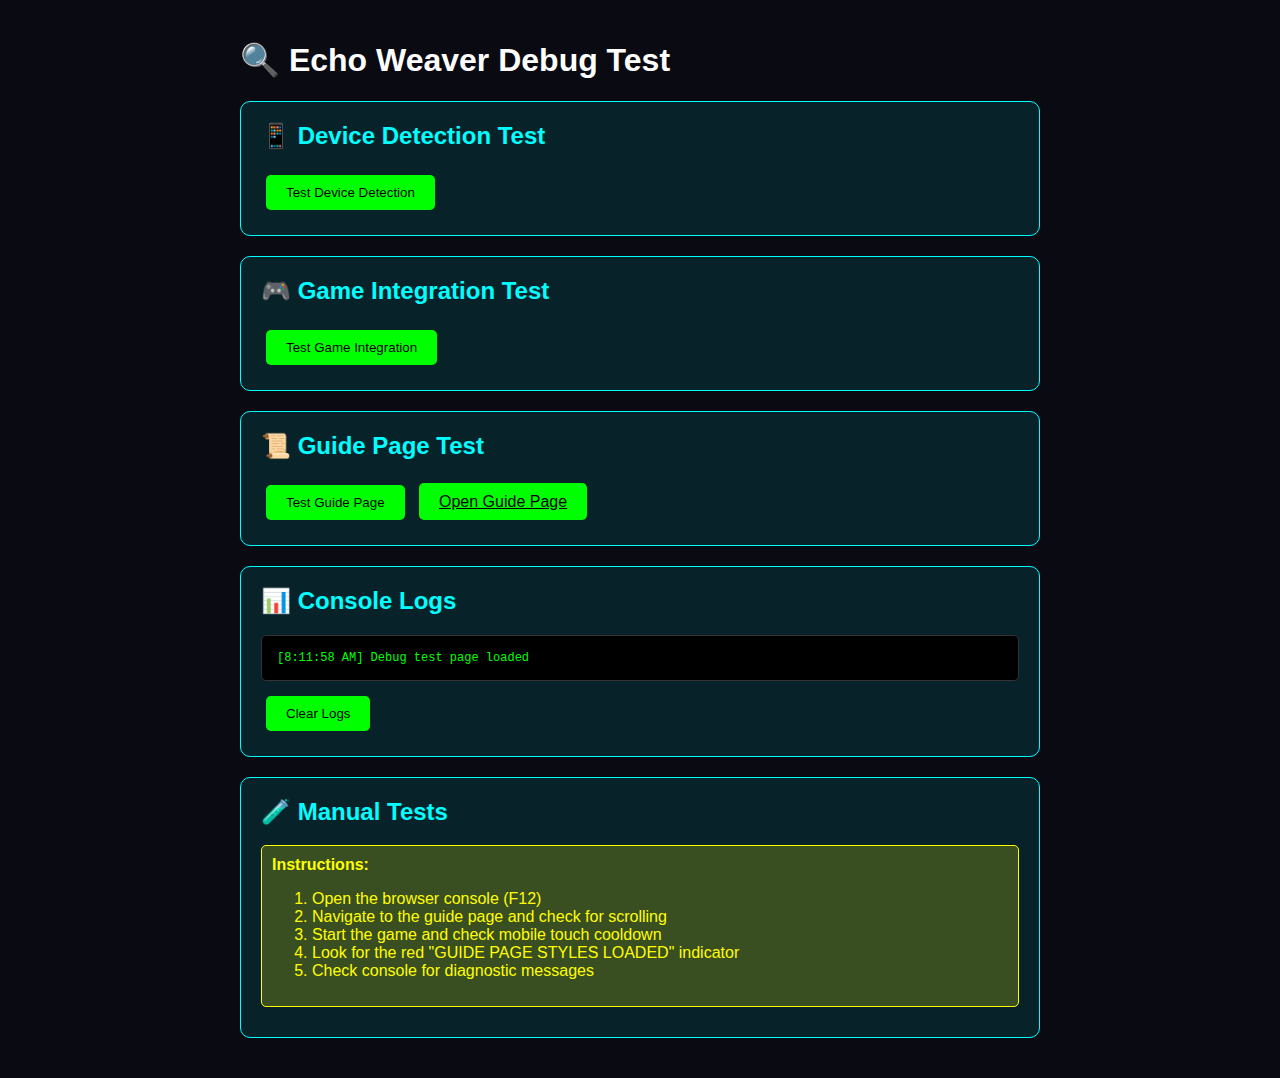
<file: debug_test.html>
<!DOCTYPE html>
<html lang="en">
<head>
    <meta charset="UTF-8">
    <meta name="viewport" content="width=device-width, initial-scale=1.0">
    <title>Echo Weaver Debug Test</title>
    <style>
        body {
            font-family: Arial, sans-serif;
            max-width: 800px;
            margin: 0 auto;
            padding: 20px;
            background: #0a0a12;
            color: #fff;
        }
        .test-section {
            background: rgba(0, 255, 255, 0.1);
            border: 1px solid #00ffff;
            border-radius: 10px;
            padding: 20px;
            margin: 20px 0;
        }
        .test-section h2 {
            color: #00ffff;
            margin-top: 0;
        }
        .log-output {
            background: #000;
            border: 1px solid #333;
            border-radius: 5px;
            padding: 15px;
            margin: 10px 0;
            max-height: 300px;
            overflow-y: auto;
            font-family: monospace;
            font-size: 12px;
        }
        .test-button {
            background: #00ff00;
            color: #000;
            padding: 10px 20px;
            border: none;
            border-radius: 5px;
            cursor: pointer;
            margin: 5px;
        }
        .test-button:hover {
            background: #00cc00;
        }
        .status {
            padding: 10px;
            border-radius: 5px;
            margin: 10px 0;
        }
        .status.success {
            background: rgba(0, 255, 0, 0.2);
            border: 1px solid #00ff00;
            color: #00ff00;
        }
        .status.error {
            background: rgba(255, 0, 0, 0.2);
            border: 1px solid #ff0000;
            color: #ff0000;
        }
        .status.warning {
            background: rgba(255, 255, 0, 0.2);
            border: 1px solid #ffff00;
            color: #ffff00;
        }
    </style>
</head>
<body>
    <h1>🔍 Echo Weaver Debug Test</h1>
    
    <div class="test-section">
        <h2>📱 Device Detection Test</h2>
        <div id="device-info"></div>
        <button class="test-button" onclick="testDeviceDetection()">Test Device Detection</button>
    </div>
    
    <div class="test-section">
        <h2>🎮 Game Integration Test</h2>
        <div id="game-info"></div>
        <button class="test-button" onclick="testGameIntegration()">Test Game Integration</button>
    </div>
    
    <div class="test-section">
        <h2>📜 Guide Page Test</h2>
        <div id="guide-info"></div>
        <button class="test-button" onclick="testGuidePage()">Test Guide Page</button>
        <a href="/guide" class="test-button" target="_blank">Open Guide Page</a>
    </div>
    
    <div class="test-section">
        <h2>📊 Console Logs</h2>
        <div id="console-output" class="log-output"></div>
        <button class="test-button" onclick="clearLogs()">Clear Logs</button>
    </div>
    
    <div class="test-section">
        <h2>🧪 Manual Tests</h2>
        <div class="status warning">
            <strong>Instructions:</strong>
            <ol>
                <li>Open the browser console (F12)</li>
                <li>Navigate to the guide page and check for scrolling</li>
                <li>Start the game and check mobile touch cooldown</li>
                <li>Look for the red "GUIDE PAGE STYLES LOADED" indicator</li>
                <li>Check console for diagnostic messages</li>
            </ol>
        </div>
    </div>
    
    <script>
        // Capture console logs
        const originalLog = console.log;
        const originalError = console.error;
        const logOutput = document.getElementById('console-output');
        
        function addLog(message, type = 'log') {
            const timestamp = new Date().toLocaleTimeString();
            const logEntry = document.createElement('div');
            logEntry.style.color = type === 'error' ? '#ff0000' : type === 'warn' ? '#ffff00' : '#00ff00';
            logEntry.textContent = `[${timestamp}] ${message}`;
            logOutput.appendChild(logEntry);
            logOutput.scrollTop = logOutput.scrollHeight;
        }
        
        console.log = function(...args) {
            originalLog.apply(console, args);
            addLog(args.join(' '));
        };
        
        console.error = function(...args) {
            originalError.apply(console, args);
            addLog(args.join(' '), 'error');
        };
        
        function clearLogs() {
            logOutput.innerHTML = '';
        }
        
        function testDeviceDetection() {
            const deviceInfo = document.getElementById('device-info');
            const userAgent = navigator.userAgent;
            const isMobile = /Android|webOS|iPhone|iPad|iPod|BlackBerry|IEMobile|Opera Mini/i.test(userAgent);
            const maxTouchPoints = navigator.maxTouchPoints;
            
            deviceInfo.innerHTML = `
                <div class="status ${isMobile ? 'success' : 'warning'}">
                    <strong>Device Detection Results:</strong><br>
                    User Agent: ${userAgent}<br>
                    Is Mobile: ${isMobile}<br>
                    Max Touch Points: ${maxTouchPoints}<br>
                    Screen Size: ${window.innerWidth}x${window.innerHeight}
                </div>
            `;
            
            console.log('Device detection test completed');
        }
        
        function testGameIntegration() {
            const gameInfo = document.getElementById('game-info');
            
            // Check if game objects exist
            const hasGame = typeof window.game !== 'undefined';
            const hasMobileControls = typeof window.mobileControls !== 'undefined';
            const hasSettings = typeof SETTINGS !== 'undefined';
            
            gameInfo.innerHTML = `
                <div class="status ${hasGame && hasSettings ? 'success' : 'error'}">
                    <strong>Game Integration Results:</strong><br>
                    Window.game exists: ${hasGame}<br>
                    Window.mobileControls exists: ${hasMobileControls}<br>
                    SETTINGS exists: ${hasSettings}<br>
                    ${hasSettings ? `Touch cooldown base: ${SETTINGS.MOBILE_TOUCH_COOLDOWN_BASE}ms` : ''}
                </div>
            `;
            
            console.log('Game integration test completed');
        }
        
        function testGuidePage() {
            const guideInfo = document.getElementById('guide-info');
            
            // Check if we can access guide page
            fetch('/guide')
                .then(response => {
                    guideInfo.innerHTML = `
                        <div class="status success">
                            <strong>Guide Page Test Results:</strong><br>
                            Guide page accessible: ${response.ok}<br>
                            Status: ${response.status}<br>
                            Content-Type: ${response.headers.get('content-type')}
                        </div>
                    `;
                })
                .catch(error => {
                    guideInfo.innerHTML = `
                        <div class="status error">
                            <strong>Guide Page Test Results:</strong><br>
                            Error accessing guide page: ${error.message}
                        </div>
                    `;
                });
            
            console.log('Guide page test completed');
        }
        
        // Auto-run tests on page load
        window.addEventListener('load', () => {
            console.log('Debug test page loaded');
            setTimeout(() => {
                testDeviceDetection();
                testGameIntegration();
                testGuidePage();
            }, 1000);
        });
    </script>
</body>
</html>
</file>
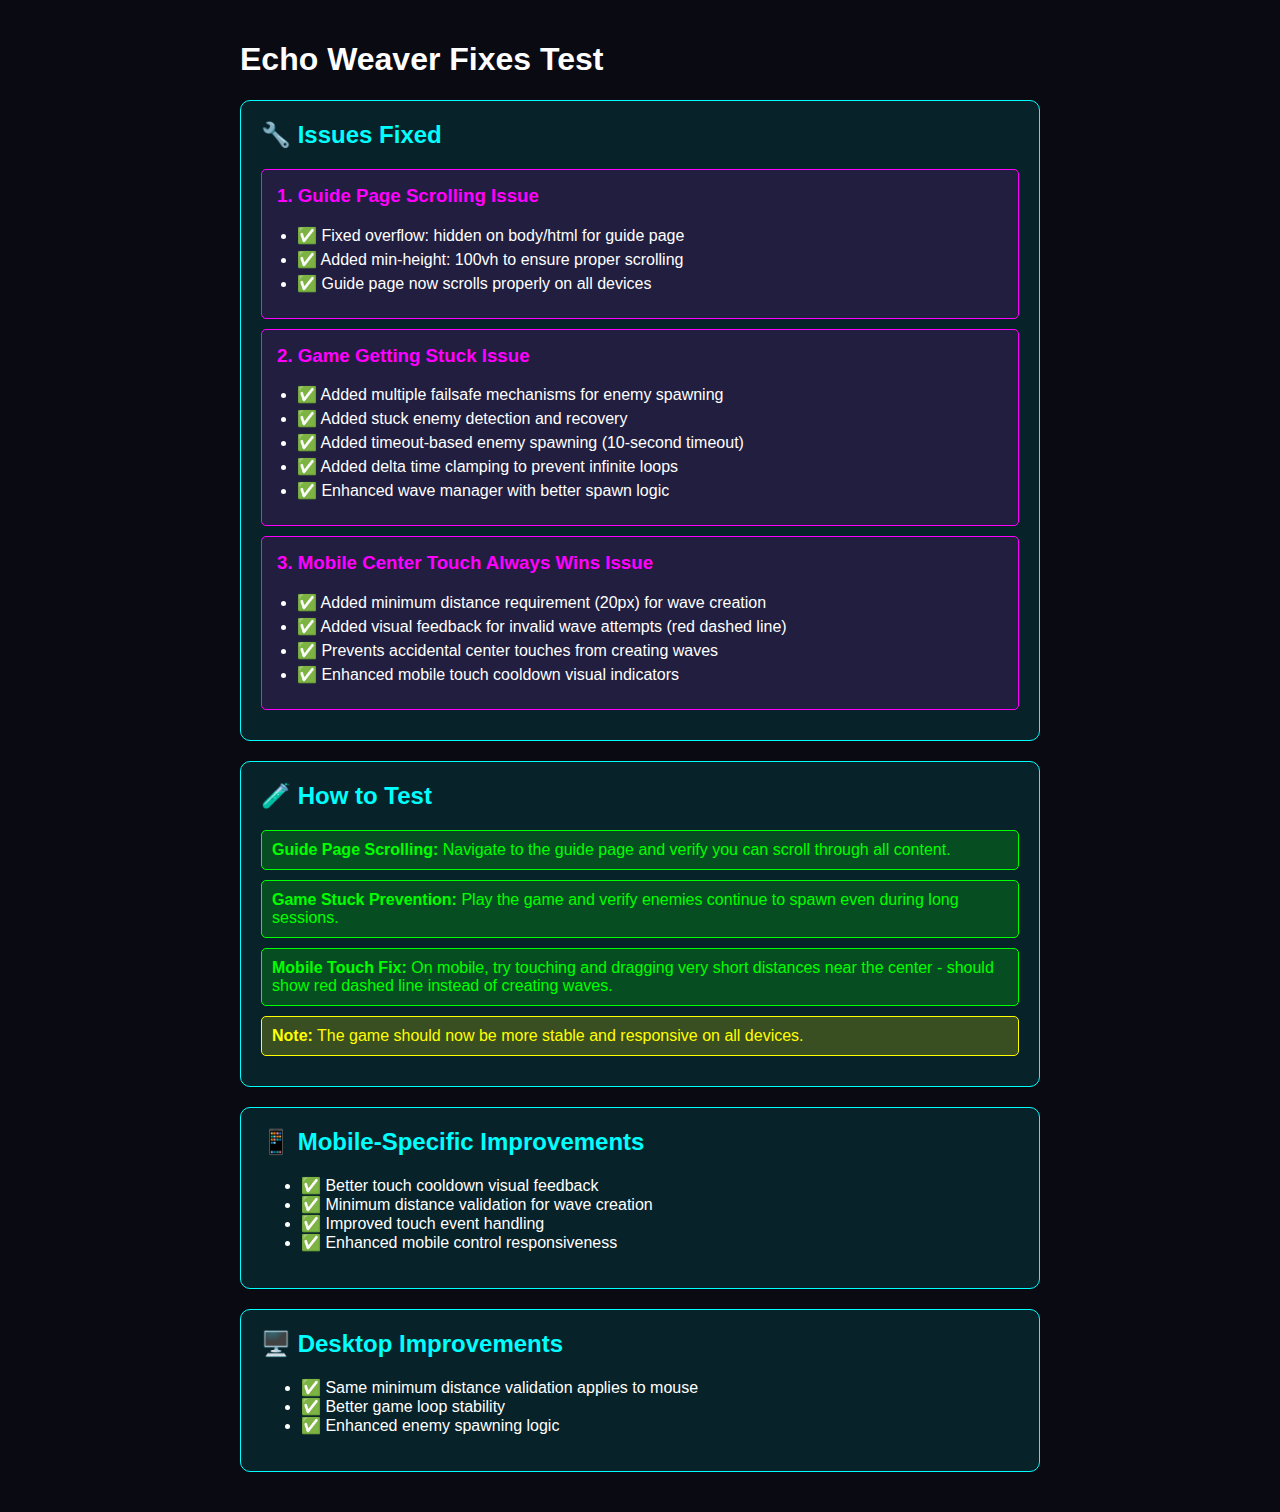
<file: test_fixes.html>
<!DOCTYPE html>
<html lang="en">
<head>
    <meta charset="UTF-8">
    <meta name="viewport" content="width=device-width, initial-scale=1.0">
    <title>Echo Weaver Fixes Test</title>
    <style>
        body {
            font-family: Arial, sans-serif;
            max-width: 800px;
            margin: 0 auto;
            padding: 20px;
            background: #0a0a12;
            color: #fff;
        }
        .test-section {
            background: rgba(0, 255, 255, 0.1);
            border: 1px solid #00ffff;
            border-radius: 10px;
            padding: 20px;
            margin: 20px 0;
        }
        .test-section h2 {
            color: #00ffff;
            margin-top: 0;
        }
        .status {
            padding: 10px;
            border-radius: 5px;
            margin: 10px 0;
        }
        .status.success {
            background: rgba(0, 255, 0, 0.2);
            border: 1px solid #00ff00;
            color: #00ff00;
        }
        .status.warning {
            background: rgba(255, 255, 0, 0.2);
            border: 1px solid #ffff00;
            color: #ffff00;
        }
        .status.error {
            background: rgba(255, 0, 0, 0.2);
            border: 1px solid #ff0000;
            color: #ff0000;
        }
        .fix-list {
            background: rgba(255, 0, 255, 0.1);
            border: 1px solid #ff00ff;
            border-radius: 5px;
            padding: 15px;
            margin: 10px 0;
        }
        .fix-list h3 {
            color: #ff00ff;
            margin-top: 0;
        }
        .fix-list ul {
            margin: 10px 0;
            padding-left: 20px;
        }
        .fix-list li {
            margin: 5px 0;
        }
    </style>
</head>
<body>
    <h1>Echo Weaver Fixes Test</h1>
    
    <div class="test-section">
        <h2>🔧 Issues Fixed</h2>
        
        <div class="fix-list">
            <h3>1. Guide Page Scrolling Issue</h3>
            <ul>
                <li>✅ Fixed overflow: hidden on body/html for guide page</li>
                <li>✅ Added min-height: 100vh to ensure proper scrolling</li>
                <li>✅ Guide page now scrolls properly on all devices</li>
            </ul>
        </div>
        
        <div class="fix-list">
            <h3>2. Game Getting Stuck Issue</h3>
            <ul>
                <li>✅ Added multiple failsafe mechanisms for enemy spawning</li>
                <li>✅ Added stuck enemy detection and recovery</li>
                <li>✅ Added timeout-based enemy spawning (10-second timeout)</li>
                <li>✅ Added delta time clamping to prevent infinite loops</li>
                <li>✅ Enhanced wave manager with better spawn logic</li>
            </ul>
        </div>
        
        <div class="fix-list">
            <h3>3. Mobile Center Touch Always Wins Issue</h3>
            <ul>
                <li>✅ Added minimum distance requirement (20px) for wave creation</li>
                <li>✅ Added visual feedback for invalid wave attempts (red dashed line)</li>
                <li>✅ Prevents accidental center touches from creating waves</li>
                <li>✅ Enhanced mobile touch cooldown visual indicators</li>
            </ul>
        </div>
    </div>
    
    <div class="test-section">
        <h2>🧪 How to Test</h2>
        
        <div class="status success">
            <strong>Guide Page Scrolling:</strong> Navigate to the guide page and verify you can scroll through all content.
        </div>
        
        <div class="status success">
            <strong>Game Stuck Prevention:</strong> Play the game and verify enemies continue to spawn even during long sessions.
        </div>
        
        <div class="status success">
            <strong>Mobile Touch Fix:</strong> On mobile, try touching and dragging very short distances near the center - should show red dashed line instead of creating waves.
        </div>
        
        <div class="status warning">
            <strong>Note:</strong> The game should now be more stable and responsive on all devices.
        </div>
    </div>
    
    <div class="test-section">
        <h2>📱 Mobile-Specific Improvements</h2>
        <ul>
            <li>✅ Better touch cooldown visual feedback</li>
            <li>✅ Minimum distance validation for wave creation</li>
            <li>✅ Improved touch event handling</li>
            <li>✅ Enhanced mobile control responsiveness</li>
        </ul>
    </div>
    
    <div class="test-section">
        <h2>🖥️ Desktop Improvements</h2>
        <ul>
            <li>✅ Same minimum distance validation applies to mouse</li>
            <li>✅ Better game loop stability</li>
            <li>✅ Enhanced enemy spawning logic</li>
        </ul>
    </div>
    
    <script>
        // Simple test to verify the page loads correctly
        document.addEventListener('DOMContentLoaded', function() {
            console.log('Echo Weaver Fixes Test Page Loaded');
            
            // Test if we can detect mobile devices
            const isMobile = /Android|webOS|iPhone|iPad|iPod|BlackBerry|IEMobile|Opera Mini/i.test(navigator.userAgent);
            
            if (isMobile) {
                console.log('Mobile device detected - touch fixes should be active');
            } else {
                console.log('Desktop device detected - mouse fixes should be active');
            }
        });
    </script>
</body>
</html>
</file>
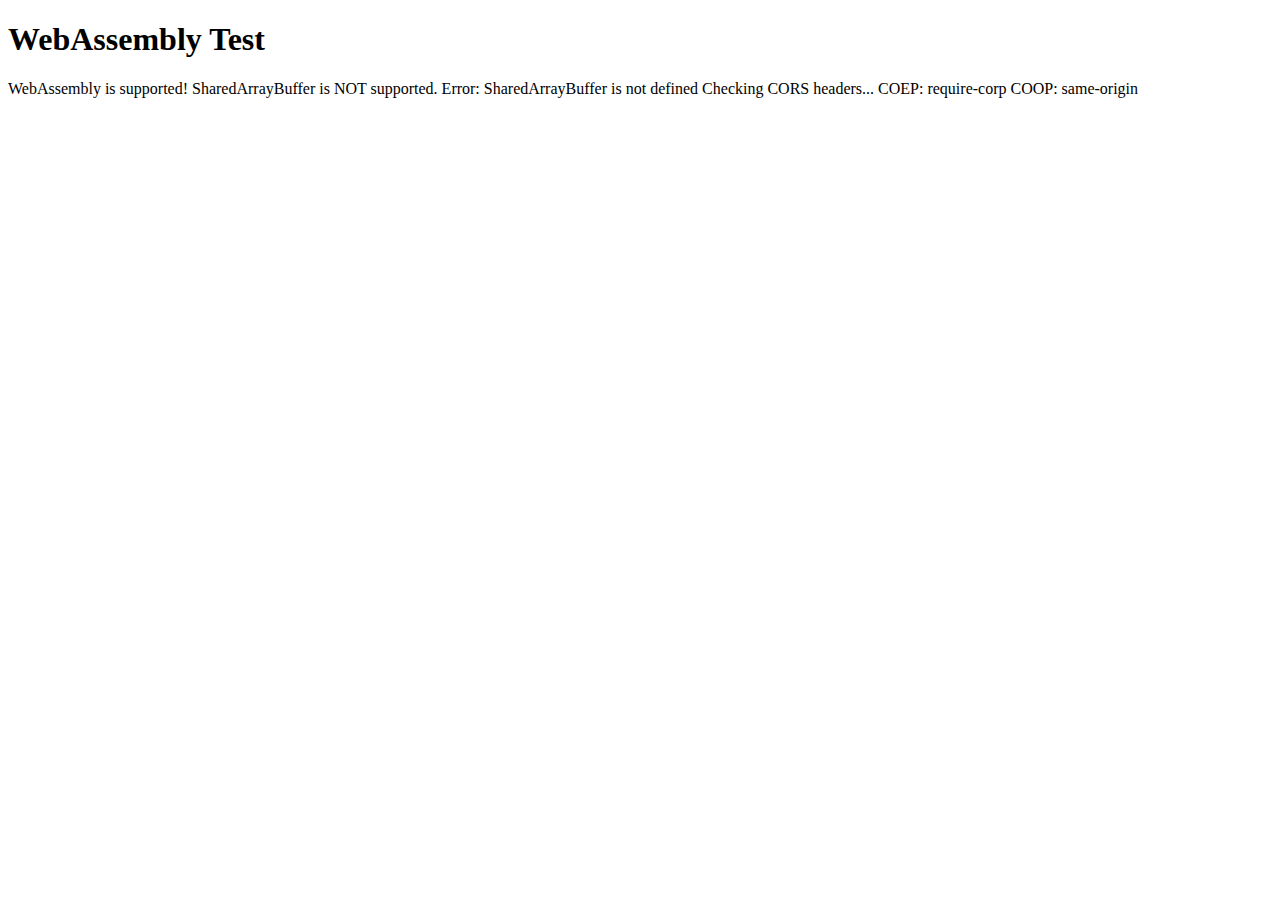
<file: static/wasm_test.html>
<!DOCTYPE html>
<html>
<head>
    <meta charset="UTF-8">
    <meta http-equiv="Cross-Origin-Embedder-Policy" content="require-corp">
    <meta http-equiv="Cross-Origin-Opener-Policy" content="same-origin">
    <title>WebAssembly Test</title>
</head>
<body>
    <h1>WebAssembly Test</h1>
    <div id="status">Testing WebAssembly support...</div>
    
    <script>
        // Check if WebAssembly is supported
        if (typeof WebAssembly === 'object') {
            document.getElementById('status').textContent = 'WebAssembly is supported!';
            
            // Check if SharedArrayBuffer is available (needed for threading)
            try {
                const test = new SharedArrayBuffer(1);
                document.getElementById('status').textContent += '\nSharedArrayBuffer is supported!';
            } catch (e) {
                document.getElementById('status').textContent += '\nSharedArrayBuffer is NOT supported. Error: ' + e.message;
            }
            
            // Check CORS headers
            document.getElementById('status').textContent += '\nChecking CORS headers...';
            
            const headers = {
                'COEP': document.querySelector('meta[http-equiv="Cross-Origin-Embedder-Policy"]')?.content,
                'COOP': document.querySelector('meta[http-equiv="Cross-Origin-Opener-Policy"]')?.content
            };
            
            document.getElementById('status').textContent += '\nCOEP: ' + (headers.COEP || 'Not set');
            document.getElementById('status').textContent += '\nCOOP: ' + (headers.COOP || 'Not set');
            
        } else {
            document.getElementById('status').textContent = 'WebAssembly is NOT supported in this browser!';
        }
    </script>
</body>
</html>
</file>
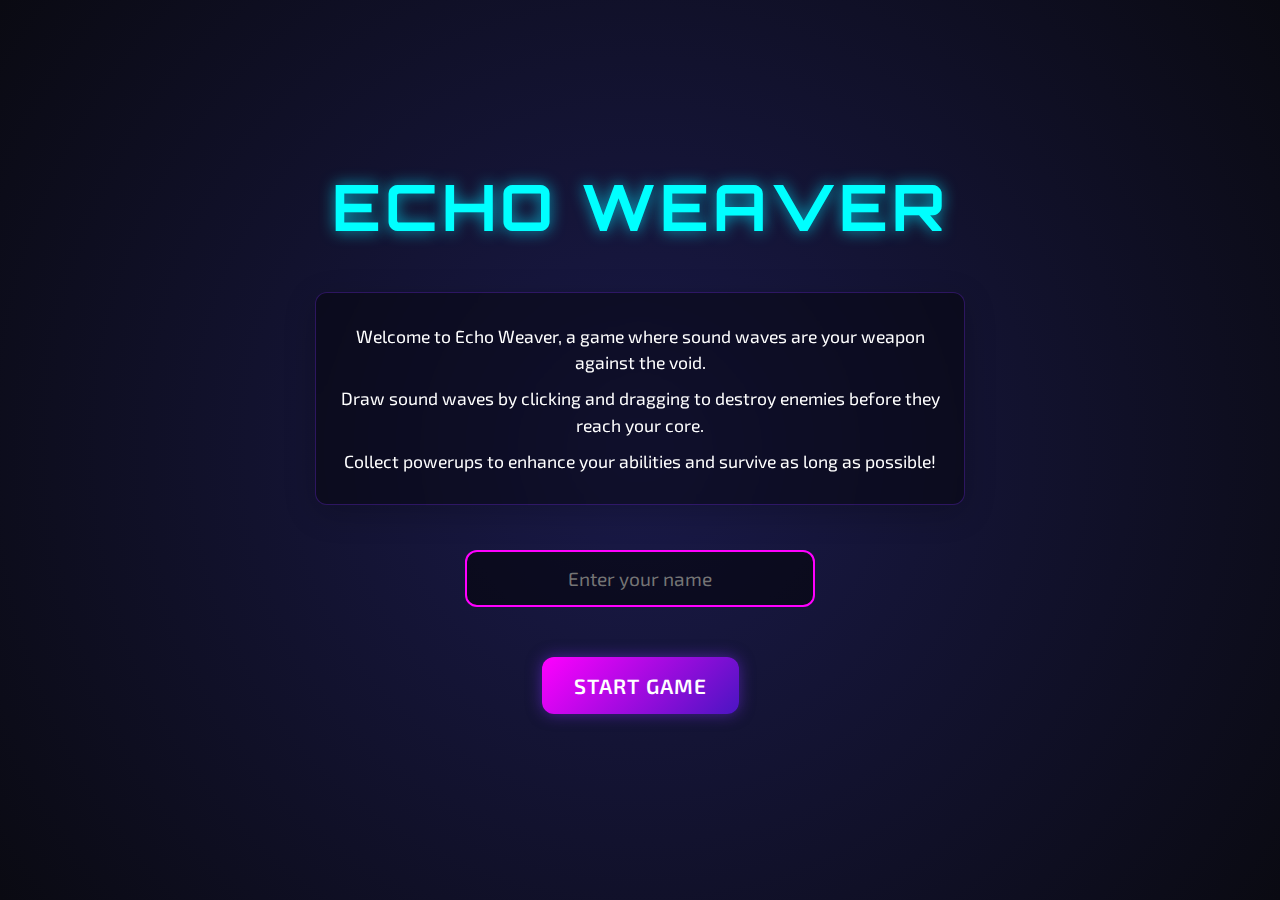
<file: templates/play.html>
<!DOCTYPE html>
<html lang="en">
<head>
    <meta charset="UTF-8">
    <meta name="viewport" content="width=device-width, initial-scale=1.0">
    <title>Echo Weaver</title>
    <link rel="stylesheet" href="/static/css/style.css">
    <link rel="stylesheet" href="https://cdnjs.cloudflare.com/ajax/libs/font-awesome/6.4.0/css/all.min.css">
    <link rel="icon" type="image/x-icon" href="/static/favicon.ico">
</head>
<body>
    <div id="game-container">
        <!-- Start Screen -->
        <div id="start-screen" class="screen">
            <h1>Echo Weaver</h1>
            
            <div class="instructions">
                <p>Welcome to Echo Weaver, a game where sound waves are your weapon against the void.</p>
                <p>Draw sound waves by clicking and dragging to destroy enemies before they reach your core.</p>
                <p>Collect powerups to enhance your abilities and survive as long as possible!</p>
            </div>
            
            <div class="name-input-container">
                <input type="text" id="player-name" placeholder="Enter your name" maxlength="20">
            </div>
            
            <button id="start-button" class="glow-button">Start Game</button>
        </div>
        
        <!-- Game Screen -->
        <div id="game-screen" class="screen hidden">
            <canvas id="game-canvas"></canvas>
            
            <div id="hud">
                <div class="hud-item">
                    <i class="fas fa-star"></i>
                    Score: <span id="score">0</span>
                </div>
                <div class="hud-item">
                    <i class="fas fa-trophy"></i>
                    High Score: <span id="highscore">0</span>
                </div>
                <div class="hud-item">
                    <i class="fas fa-layer-group"></i>
                    Wave: <span id="wave">1</span>
                </div>
                <div class="hud-item">
                    <i class="fas fa-bolt"></i>
                    Combo: <span id="combo">0</span>
                </div>
            </div>
            
            <div id="wave-mode">
                <i class="fas fa-broadcast-tower"></i>
                Mode: <span id="current-mode">Normal</span>
            </div>
            
            <div id="powerup-timers"></div>
            
            <div id="echo-cooldown-container">
                <div id="echo-cooldown"></div>
            </div>
            
            <div id="fever-meter-container">
                <div id="fever-meter"></div>
            </div>
            
            <div class="tutorial-overlay hidden" id="tutorial-overlay">
                <div class="tutorial-content">
                    <div class="tutorial-step" data-step="1">
                        <h3>Welcome to Echo Weaver</h3>
                        <p>Defend your core against incoming enemies using sound waves.</p>
                        <div class="tutorial-image desktop-draw"></div>
                    </div>
                    <div class="tutorial-step hidden" data-step="2">
                        <h3>Create Sound Waves</h3>
                        <p>Click and drag to create directional sound waves that destroy enemies.</p>
                        <div class="tutorial-interactive">
                            <div class="interactive-demo desktop-draw"></div>
                        </div>
                    </div>
                    <div class="tutorial-step hidden" data-step="3">
                        <h3>Wave Modes</h3>
                        <p>Press 1, 2, or 3 to switch between Normal, Focused, and Wide wave modes.</p>
                        <div class="tutorial-image desktop-keys"></div>
                    </div>
                    <div class="tutorial-step hidden" data-step="4">
                        <h3>Echo Burst</h3>
                        <p>Press SPACE to activate Echo Burst when available - destroys nearby enemies!</p>
                        <div class="tutorial-image desktop-space"></div>
                    </div>
                    <button class="glow-button tutorial-next">Next</button>
                </div>
            </div>
        </div>
        
        <!-- Game Over Screen -->
        <div id="game-over-screen" class="screen hidden">
            <h1>Game Over</h1>
            
            <div id="final-score">
                <i class="fas fa-star"></i> Your Score: <span>0</span>
            </div>
            
            <div id="player-name-container">
                <input type="text" id="game-over-player-name" placeholder="Enter your name" maxlength="20">
            </div>
            
            <div class="button-container">
                <button id="submit-score" class="glow-button">Submit Score</button>
                <button id="restart-button" class="glow-button">Play Again</button>
            </div>
            
            <div id="leaderboard">
                <h2><i class="fas fa-trophy"></i> Leaderboard</h2>
                <div id="leaderboard-entries">
                    <!-- Leaderboard entries will be added here -->
                </div>
            </div>
        </div>
    </div>
    
    <!-- Load scripts -->
    <script src="/static/js/settings.js"></script>
    <script src="/static/js/utils.js"></script>
    <script src="/static/js/particle.js"></script>
    <script src="/static/js/powerup.js"></script>
    <script src="/static/js/enemy.js"></script>
    <script src="/static/js/wave.js"></script>
    <script src="/static/js/core.js"></script>
    <script src="/static/js/game.js"></script>
    <script src="/static/js/mobile-controls.js"></script>
    <script src="/static/js/universal_controls.js?v=4" onload="console.log('=== UNIVERSAL_CONTROLS.JS NETWORK LOADED ===')" onerror="console.error('=== UNIVERSAL_CONTROLS.JS NETWORK ERROR ===')"></script>
    <script src="/static/js/main.js"></script>
</body>
</html>
</file>
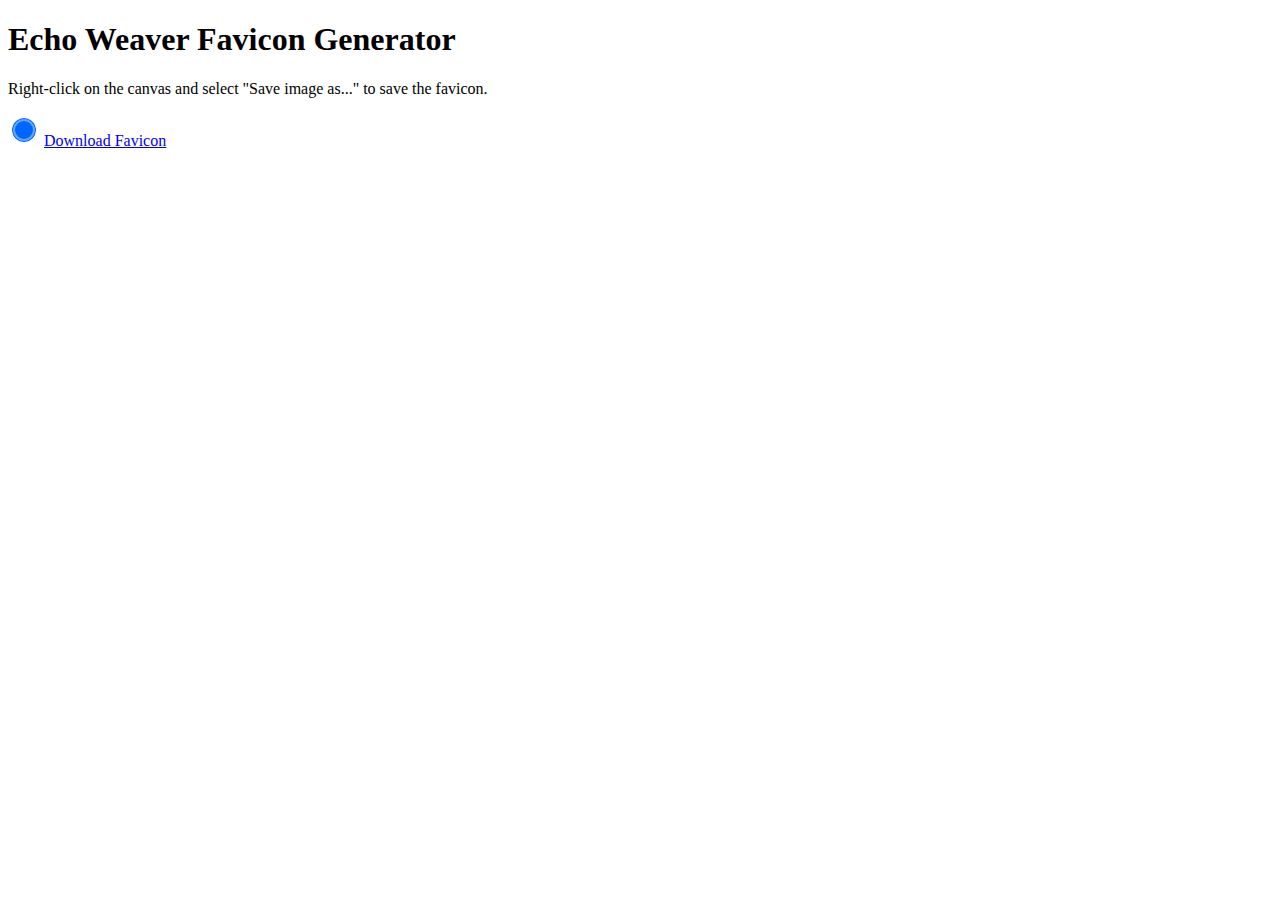
<file: static/images/generate_favicon.html>
<!DOCTYPE html>
<html>
<head>
    <title>Generate Favicon</title>
</head>
<body>
    <h1>Echo Weaver Favicon Generator</h1>
    <p>Right-click on the canvas and select "Save image as..." to save the favicon.</p>
    <canvas id="faviconCanvas" width="32" height="32"></canvas>
    
    <script>
        // Get the canvas element
        const canvas = document.getElementById('faviconCanvas');
        const ctx = canvas.getContext('2d');
        
        // Draw the core (blue circle)
        ctx.fillStyle = '#0066ff';
        ctx.beginPath();
        ctx.arc(16, 16, 12, 0, Math.PI * 2);
        ctx.fill();
        
        // Draw concentric circles (sound waves)
        for (let i = 0; i < 3; i++) {
            const radius = 16 - (i * 3);
            ctx.strokeStyle = `rgba(255, 255, 255, ${0.8 - i * 0.2})`;
            ctx.lineWidth = 2;
            ctx.beginPath();
            ctx.arc(16, 16, radius, 0, Math.PI * 2);
            ctx.stroke();
        }
        
        // Convert canvas to data URL
        const dataURL = canvas.toDataURL('image/png');
        
        // Create a link to download the image
        const link = document.createElement('a');
        link.href = dataURL;
        link.download = 'favicon.ico';
        link.textContent = 'Download Favicon';
        document.body.appendChild(link);
    </script>
</body>
</html>
</file>
<file: static/css/style.css>
@import url('https://fonts.googleapis.com/css2?family=Exo+2:wght@300;400;600;800&family=Orbitron:wght@400;500;700;900&family=Roboto:wght@300;400;700&display=swap');

:root {
    --primary-color: #00ffff;
    --primary-glow: rgba(0, 229, 255, 0.7);
    --secondary-color: #ff00ff;
    --secondary-glow: rgba(123, 47, 247, 0.7);
    --accent-color: #ff55aa;
    --accent-glow: rgba(255, 62, 127, 0.7);
    --dark-bg: #0a0a12;
    --dark-bg-transparent: rgba(10, 10, 18, 0.85);
    --grid-color: #1a2e4a;
    --text-color: #ffffff;
    --text-shadow: 0 0 10px rgba(0, 229, 255, 0.7);
    --ui-blur: 10px;
    --border-radius: 12px;
    --box-shadow: 0 8px 32px rgba(0, 0, 0, 0.2);
    --light-text: #ffffff;
    --glass-bg: rgba(255, 255, 255, 0.1);
    --glass-border: rgba(255, 255, 255, 0.2);
}

* {
    margin: 0;
    padding: 0;
    box-sizing: border-box;
    -webkit-user-select: none;
    -moz-user-select: none;
    -ms-user-select: none;
    user-select: none;
}

body, html {
    width: 100%;
    height: 100%;
    overflow: hidden;
    background-color: var(--dark-bg);
    color: var(--text-color);
    font-family: 'Exo 2', sans-serif;
    position: fixed;
}

#game-container {
    position: fixed;
    top: 0;
    left: 0;
    width: 100%;
    height: 100%;
    overflow: hidden;
    display: flex;
    flex-direction: column;
    justify-content: center;
    align-items: center;
}

.screen {
    position: fixed;
    top: 0;
    left: 0;
    width: 100%;
    height: 100%;
    display: flex;
    flex-direction: column;
    justify-content: flex-start;
    align-items: center;
    background-color: var(--dark-bg);
    text-align: center;
    padding: 20px;
    padding-top: max(20px, env(safe-area-inset-top));
    padding-bottom: max(20px, env(safe-area-inset-bottom));
    box-sizing: border-box;
    overflow-y: auto;
    overflow-x: hidden;
    -webkit-overflow-scrolling: touch;
    transition: opacity 0.5s ease, transform 0.5s ease;
    z-index: 10;
}

.hidden {
    display: none;
}

#start-screen {
    background: radial-gradient(circle at center, #1a1a4a 0%, var(--dark-bg) 100%);
    justify-content: center;
    gap: 10px;
}

#start-screen h1 {
    font-size: clamp(2.5rem, 8vw, 4rem);
    margin-bottom: 20px;
    margin-top: 0;
    color: var(--primary-color);
    text-shadow: 0 0 15px var(--primary-glow);
    letter-spacing: 4px;
    font-family: 'Orbitron', sans-serif;
    text-transform: uppercase;
}

.instructions {
    margin: 15px 0;
    max-width: 650px;
    width: 100%;
    background-color: rgba(0, 0, 0, 0.4);
    padding: 20px;
    border-radius: var(--border-radius);
    border: 1px solid rgba(123, 47, 247, 0.3);
    backdrop-filter: blur(var(--ui-blur));
    box-shadow: var(--box-shadow);
    max-height: 50vh;
    overflow-y: auto;
    scrollbar-width: none; /* Firefox */
    -ms-overflow-style: none; /* IE and Edge */
}

.instructions::-webkit-scrollbar {
    display: none; /* Chrome, Safari, Opera */
}

.instructions p {
    margin: 10px 0;
    font-size: clamp(0.9rem, 2.5vw, 1.1rem);
    line-height: 1.5;
}

.name-input-container {
    margin: 20px 0;
    text-align: center;
    width: 100%;
    max-width: 350px;
}

.name-input-container input {
    padding: 15px;
    font-size: 1.2em;
    border-radius: var(--border-radius);
    border: 2px solid var(--secondary-color);
    background-color: rgba(0, 0, 0, 0.5);
    color: white;
    width: 100%;
    text-align: center;
    transition: all 0.3s ease;
    font-family: 'Exo 2', sans-serif;
}

.name-input-container input:focus {
    outline: none;
    border-color: var(--primary-color);
    box-shadow: 0 0 20px rgba(0, 229, 255, 0.4);
}

.player-name-display {
    font-size: 1.3em;
    margin: 20px 0;
    padding: 15px;
    background-color: rgba(123, 47, 247, 0.2);
    border-radius: var(--border-radius);
    color: #fff;
    width: 100%;
    max-width: 350px;
    backdrop-filter: blur(var(--ui-blur));
    border: 1px solid rgba(123, 47, 247, 0.3);
}

.glow-button {
    background: linear-gradient(135deg, var(--secondary-color) 0%, #4a15c2 100%);
    color: white;
    border: none;
    padding: 16px 32px;
    font-size: 1.3em;
    border-radius: var(--border-radius);
    cursor: pointer;
    margin: 20px 0;
    transition: all 0.3s ease;
    box-shadow: 0 0 15px rgba(123, 47, 247, 0.5);
    font-family: 'Exo 2', sans-serif;
    font-weight: 600;
    letter-spacing: 1px;
    text-transform: uppercase;
    position: relative;
    overflow: hidden;
}

.glow-button:before {
    content: '';
    position: absolute;
    top: 0;
    left: -100%;
    width: 100%;
    height: 100%;
    background: linear-gradient(90deg, transparent, rgba(255, 255, 255, 0.2), transparent);
    transition: 0.5s;
}

.glow-button:hover {
    background: linear-gradient(135deg, #8d45ff 0%, #5a25d2 100%);
    box-shadow: 0 0 25px rgba(123, 47, 247, 0.8);
    transform: translateY(-2px);
}

.glow-button:hover:before {
    left: 100%;
}

.glow-button:active {
    transform: scale(0.98) translateY(0);
}

#game-canvas {
    position: absolute;
    top: 0;
    left: 0;
    width: 100%;
    height: 100%;
    z-index: 1;
}

#hud {
    position: absolute;
    top: 20px;
    left: 20px;
    z-index: 2;
    display: flex;
    flex-direction: column;
    gap: 10px;
}

.hud-item {
    background-color: rgba(10, 10, 18, 0.7);
    backdrop-filter: blur(var(--ui-blur));
    padding: 12px 20px;
    border-radius: var(--border-radius);
    font-size: 1.2em;
    display: flex;
    align-items: center;
    gap: 10px;
    border: 1px solid rgba(0, 229, 255, 0.3);
    box-shadow: var(--box-shadow);
}

.hud-item i {
    color: var(--primary-color);
    font-size: 1.2em;
}

#wave-mode {
    position: absolute;
    bottom: 80px;
    right: 10px;
    z-index: 3;
    background-color: rgba(0, 0, 0, 0.5);
    backdrop-filter: blur(2px);
    padding: 4px 8px;
    border-radius: 4px;
    font-size: 0.7em;
    border: 1px solid rgba(0, 229, 255, 0.3);
    box-shadow: 0 0 5px rgba(0, 229, 255, 0.2);
    width: auto;
    display: inline-block;
    text-align: center;
    color: var(--primary-color);
    font-weight: bold;
    letter-spacing: 1px;
    text-transform: uppercase;
    opacity: 0.8;
}

#wave-mode::before {
    content: "MODE: ";
    font-size: 0.8em;
    opacity: 0.7;
    font-weight: normal;
}

#fever-meter-container {
    position: fixed;
    bottom: 20px;
    left: 20px;
    transform: none;
    width: 200px;
    max-width: 200px;
    height: 10px;
    background-color: rgba(10, 10, 18, 0.7);
    border-radius: 10px;
    z-index: 20;
    overflow: hidden;
    border: 1px solid rgba(255, 62, 127, 0.5);
    box-shadow: 0 0 8px rgba(255, 62, 127, 0.3);
}

#fever-meter {
    height: 100%;
    width: 0%;
    background: linear-gradient(90deg, #ff3e7f 0%, #ff6b9c 100%);
    border-radius: 10px;
    transition: width 0.3s ease;
}

#echo-cooldown-container {
    position: fixed;
    bottom: 40px;
    left: 20px;
    transform: none;
    width: 200px;
    max-width: 200px;
    height: 10px;
    background-color: rgba(10, 10, 18, 0.7);
    border-radius: 10px;
    z-index: 20;
    overflow: hidden;
    border: 1px solid rgba(0, 229, 255, 0.5);
    box-shadow: 0 0 8px rgba(0, 229, 255, 0.3);
}

#echo-cooldown {
    height: 100%;
    width: 0%;
    background: linear-gradient(90deg, var(--primary-color) 0%, #66f0ff 100%);
    border-radius: 10px;
    transition: width 0.3s ease;
}

#powerup-timers {
    position: absolute;
    top: 70px;
    right: 20px;
    z-index: 2;
    display: flex;
    flex-direction: column;
    gap: 10px;
    align-items: flex-end;
}

.powerup-timer {
    background-color: rgba(10, 10, 18, 0.7);
    backdrop-filter: blur(var(--ui-blur));
    padding: 10px 15px;
    border-radius: var(--border-radius);
    font-size: 1.1em;
    border: 1px solid rgba(123, 47, 247, 0.3);
    box-shadow: var(--box-shadow);
    display: flex;
    align-items: center;
    gap: 8px;
}

.powerup-timer i {
    color: var(--secondary-color);
}

#game-over-screen {
    background: radial-gradient(circle at center, #2a1a3a 0%, var(--dark-bg) 100%);
    display: flex;
    flex-direction: column;
    justify-content: flex-start;
    align-items: center;
    padding-top: 30px;
    opacity: 0;
    pointer-events: none;
    transition: opacity 0.5s ease;
    gap: 10px;
}

#game-over-screen.hidden {
    display: none;
}

#game-over-screen:not(.hidden) {
    opacity: 1;
    pointer-events: auto;
}

#game-over-screen h1 {
    font-size: clamp(2rem, 6vw, 3rem);
    margin-bottom: 10px;
    margin-top: 0;
    color: #ff3333;
    text-shadow: 0 0 10px rgba(255, 51, 51, 0.8);
}

#final-score {
    font-size: 1.5em;
    margin: 10px 0;
}

#player-name-container {
    margin: 10px 0;
    width: 100%;
    max-width: 300px;
}

#player-name-container input {
    padding: 10px;
    font-size: 1.2em;
    border-radius: 5px;
    border: 2px solid rgba(0, 102, 255, 0.5);
    background-color: rgba(0, 0, 0, 0.7);
    color: white;
    width: 100%;
    margin-bottom: 10px;
    text-align: center;
}

#player-name-container input:focus {
    outline: none;
    border-color: rgba(0, 102, 255, 1);
    box-shadow: 0 0 15px rgba(0, 102, 255, 0.5);
}

#leaderboard {
    margin: 10px 0;
    width: 100%;
    max-width: 400px;
    flex: 0 1 auto;
    display: flex;
    flex-direction: column;
}

#leaderboard h2 {
    margin-bottom: 5px;
}

#leaderboard-entries {
    background-color: rgba(0, 0, 0, 0.6);
    border-radius: 5px;
    border: 1px solid rgba(0, 102, 255, 0.3);
    padding: 10px;
    max-height: 150px;
    overflow-y: auto;
    margin-bottom: 10px;
}

#leaderboard-entries::-webkit-scrollbar {
    width: 0px;
    background: transparent;
}

.leaderboard-entry {
    display: flex;
    justify-content: space-between;
    padding: 5px 10px;
    border-bottom: 1px solid rgba(255, 255, 255, 0.1);
}

.leaderboard-entry:last-child {
    border-bottom: none;
}

#restart-button {
    margin-top: 10px;
    margin-bottom: 20px;
    position: relative;
    z-index: 10;
    display: none;
}

#game-over-screen:not(.hidden) #restart-button {
    display: block;
}

.auto-submit-message {
    font-size: 1em;
    margin: 15px 0;
    padding: 10px;
    background-color: rgba(0, 102, 255, 0.2);
    border-radius: 5px;
    color: #fff;
    text-align: center;
    width: 100%;
    max-width: 300px;
}

.leaderboard-entry.current-player {
    background-color: rgba(0, 102, 255, 0.3);
    font-weight: bold;
    border-left: 3px solid #0066ff;
    padding-left: 7px;
}

.tutorial-overlay {
    position: fixed;
    top: 0;
    left: 0;
    width: 100%;
    height: 100%;
    background-color: rgba(10, 10, 18, 0.85);
    backdrop-filter: blur(5px);
    z-index: 100;
    display: flex;
    justify-content: center;
    align-items: center;
    transition: opacity 0.5s ease;
}

.tutorial-overlay.hidden {
    pointer-events: none;
    opacity: 0;
}

.tutorial-content {
    background: linear-gradient(180deg, rgba(10, 10, 18, 0.9) 0%, rgba(10, 10, 18, 0.75) 100%);
    border-radius: 20px;
    padding: 32px;
    max-width: 640px;
    width: clamp(320px, 90vw, 640px);
    text-align: left;
    border: 1px solid rgba(0, 229, 255, 0.35);
    box-shadow: 0 20px 40px rgba(0, 0, 0, 0.35);
    opacity: 1;
    transition: transform 0.3s ease, opacity 0.3s ease;
    position: relative;
}


.tutorial-header {
    margin-bottom: 24px;
    text-align: left;
}

.tutorial-pill {
    display: inline-flex;
    align-items: center;
    gap: 8px;
    font-size: 0.75rem;
    letter-spacing: 0.08em;
    text-transform: uppercase;
    background: rgba(0, 229, 255, 0.12);
    color: var(--primary-color);
    padding: 6px 12px;
    border-radius: 999px;
    border: 1px solid rgba(0, 229, 255, 0.35);
    margin-bottom: 12px;
}

.tutorial-header h2 {
    font-size: 2rem;
    font-family: 'Orbitron', sans-serif;
    color: var(--light-text);
    margin-bottom: 12px;
}

.tutorial-tagline {
    font-size: 1rem;
    color: rgba(255, 255, 255, 0.75);
    line-height: 1.5;
}

.tutorial-step-wrapper {
    position: relative;
    min-height: 240px;
}

.tutorial-step {
    margin: 0;
    transition: opacity 0.3s ease;
}

.tutorial-step-card {
    display: grid;
    grid-template-columns: minmax(0, 1fr);
    gap: 20px;
    align-items: center;
}

.tutorial-visual {
    width: clamp(200px, 60vw, 260px);
    max-width: 100%;
    margin: 0 auto;
    border-radius: 16px;
    background: rgba(0, 229, 255, 0.08);
    border: 1px solid rgba(0, 229, 255, 0.18);
    box-shadow: 0 12px 25px rgba(0, 0, 0, 0.35);
    padding: 16px;
}

.tutorial-visual img {
    width: 100%;
    height: auto;
    display: block;
}

.tutorial-step h3 {
    color: var(--primary-color);
    font-size: 1.4rem;
    margin-bottom: 10px;
    font-family: 'Orbitron', sans-serif;
}

.tutorial-step p {
    color: rgba(255, 255, 255, 0.8);
    font-size: 1rem;
    line-height: 1.5;
}

.tutorial-copy {
    display: flex;
    flex-direction: column;
    gap: 8px;
}

.tutorial-progress {
    display: flex;
    align-items: center;
    gap: 10px;
    margin-top: 24px;
    color: rgba(255, 255, 255, 0.7);
    font-size: 0.9rem;
    text-transform: uppercase;
    letter-spacing: 0.08em;
}

.tutorial-progress-bar {
    flex: 1;
    height: 4px;
    background: rgba(255, 255, 255, 0.1);
    border-radius: 999px;
    overflow: hidden;
    position: relative;
}

.tutorial-progress-bar-fill {
    position: absolute;
    top: 0;
    left: 0;
    height: 100%;
    width: 0;
    background: linear-gradient(90deg, var(--secondary-color) 0%, var(--primary-color) 100%);
    transition: width 0.3s ease;
}

.tutorial-progress-label {
    font-weight: 600;
    color: rgba(255, 255, 255, 0.85);
}

@media (min-width: 680px) {
    .tutorial-step-card {
        grid-template-columns: clamp(220px, 35%, 260px) 1fr;
        align-items: center;
    }

    .tutorial-visual {
        margin: 0;
    }
}

.tutorial-controls {
    display: flex;
    justify-content: center;
    align-items: center;
    gap: 15px;
    margin-top: 25px;
}

.tutorial-skip {
    background: transparent;
    border: none;
    color: var(--light-text);
    font-size: 0.9em;
    text-decoration: underline;
    cursor: pointer;
    font-family: 'Exo 2', sans-serif;
    padding: 8px 12px;
    transition: color 0.2s ease;
}

.tutorial-skip:hover,
.tutorial-skip:focus {
    color: var(--primary-color);
}

.tutorial-interactive {
    margin: 30px 0;
    padding: 15px;
    background-color: rgba(0, 102, 255, 0.1);
    border-radius: 10px;
    border: 1px dashed rgba(0, 102, 255, 0.5);
}

.interactive-demo {
    height: 120px;
    position: relative;
    margin-bottom: 10px;
    overflow: hidden;
    display: flex;
    justify-content: center;
    align-items: center;
}

.demo-cursor {
    width: 15px;
    height: 15px;
    background-color: white;
    border-radius: 50%;
    position: absolute;
    top: 40px;
    left: 30%;
    box-shadow: 0 0 10px rgba(255, 255, 255, 0.8);
    z-index: 2;
}

.demo-finger {
    width: 25px;
    height: 25px;
    background-color: rgba(255, 255, 255, 0.7);
    border-radius: 50%;
    position: absolute;
    top: 40px;
    left: 30%;
    box-shadow: 0 0 15px rgba(255, 255, 255, 0.5);
    z-index: 2;
}

.demo-wave {
    height: 3px;
    width: 100px;
    background-color: #0066ff;
    position: absolute;
    top: 40px;
    left: 30%;
    transform-origin: left center;
    transform: rotate(45deg);
    box-shadow: 0 0 8px rgba(0, 102, 255, 0.8);
    z-index: 1;
}

.desktop-draw {
    background-image: url('/static/images/tutorial-desktop-draw.svg');
}

.desktop-keys {
    background-image: url('/static/images/tutorial-desktop-keys.svg');
}

.desktop-space {
    background-image: url('/static/images/tutorial-desktop-space.svg');
}

.mobile-draw {
    background-image: url('/static/images/tutorial-mobile-draw.svg');
}

.mobile-tap {
    background-image: url('/static/images/tutorial-mobile-tap.svg');
}

.mobile-burst {
    background-image: url('/static/images/tutorial-mobile-burst.svg');
}

.tutorial-step p {
    flex: 1;
    text-align: left;
    font-size: 1.1em;
}

@keyframes fade-in {
    from { opacity: 0; }
    to { opacity: 1; }
}

.fade-out {
    animation: fade-out 0.5s ease-in-out forwards;
}

@keyframes fade-out {
    from { opacity: 1; }
    to { opacity: 0; }
}

@media (max-width: 768px) {
    #start-screen h1, #game-over-screen h1 {
        font-size: clamp(2rem, 8vw, 2.5rem);
        margin-bottom: 15px;
    }
    
    .instructions {
        padding: 15px;
        font-size: 0.9em;
        max-width: 95%;
        margin: 10px 0;
        max-height: 40vh;
    }
    
    .instructions p {
        font-size: 0.9rem;
        margin: 8px 0;
    }
    
    .glow-button {
        padding: 12px 24px;
        font-size: 1.1em;
        margin: 10px 0;
    }
    
    #hud {
        font-size: 1em;
        top: 10px;
        left: 10px;
    }
    
    .tutorial-content {
        max-width: 95%;
        padding: 15px;
    }
    
    .tutorial-step {
        flex-direction: column;
    }
    
    .tutorial-image {
        margin-right: 0;
        margin-bottom: 10px;
    }

    .tutorial-controls {
        flex-direction: column;
        gap: 10px;
    }
    
    .tutorial-step p {
        text-align: center;
    }
    
    .interactive-demo {
        height: 150px;
    }
    
    #leaderboard-entries {
        max-height: 120px;
    }
    
    .hud-item {
        padding: 8px 12px;
        font-size: 1em;
    }
    
    #wave-mode {
        padding: 8px 12px;
        font-size: 1em;
    }
    
    .powerup-timer {
        padding: 8px 12px;
        font-size: 0.9em;
    }
    
    #fever-meter-container,
    #echo-cooldown-container {
        height: 8px;
    }
    
    .mobile-control-button {
        width: 50px;
        height: 50px;
        font-size: 20px;
    }
    
    .name-input-container {
        max-width: 90%;
        margin: 15px 0;
    }
}

@media (max-height: 600px) {
    #start-screen, #game-over-screen {
        justify-content: flex-start;
        padding-top: 10px;
    }
    
    #start-screen h1, #game-over-screen h1 {
        font-size: 2rem;
        margin: 10px 0;
    }
    
    .instructions {
        margin: 10px 0;
        padding: 8px;
    }
    
    .instructions p {
        font-size: 0.8rem;
        margin: 5px 0;
    }
    
    .name-input-container {
        margin: 10px 0;
    }
    
    .name-input-container input {
        padding: 8px;
        font-size: 1em;
    }
    
    .glow-button {
        padding: 8px 16px;
        font-size: 1em;
        margin: 10px 0;
    }
    
    #player-name-container {
        margin: 10px 0;
    }
    
    #leaderboard {
        margin: 10px 0;
    }
    
    #leaderboard-entries {
        max-height: 100px;
    }
    
    #restart-button {
        margin-top: 5px;
        margin-bottom: 10px;
    }
    
    .tutorial-step {
        margin: 10px 0;
        padding: 8px;
    }
    
    .tutorial-interactive {
        margin: 15px 0;
    }
    
    .interactive-demo {
        height: 100px;
    }
    
    #hud {
        top: 10px;
        left: 10px;
        gap: 5px;
    }
    
    #powerup-timers {
        top: 10px;
        right: 10px;
        gap: 5px;
    }
    
    #wave-mode {
        bottom: 10px;
        left: 10px;
    }
    
    .mobile-control-button {
        width: 40px;
        height: 40px;
        font-size: 16px;
    }
    
    #echo-burst-button {
        bottom: 60px;
        right: 10px;
    }
    
    #wave-mode-button {
        bottom: 10px;
        right: 60px;
    }
}

@media (max-height: 480px) {
    .screen {
        justify-content: flex-start;
        padding-top: 5px;
    }
    
    #start-screen h1, #game-over-screen h1 {
        font-size: 1.8rem;
        margin: 5px 0;
    }
    
    .instructions {
        max-height: 120px;
        overflow-y: auto;
    }
}

.mode-changed {
    animation: mode-flash 0.5s ease-in-out;
}

@keyframes mode-flash {
    0% { background-color: rgba(0, 0, 0, 0.5); }
    50% { background-color: rgba(0, 102, 255, 0.5); }
    100% { background-color: rgba(0, 0, 0, 0.5); }
}

.mobile-control-button, .universal-control-button {
    position: absolute;
    width: 60px;
    height: 60px;
    background: rgba(123, 47, 247, 0.3);
    border-radius: 50%;
    display: flex;
    justify-content: center;
    align-items: center;
    z-index: 10;
    backdrop-filter: blur(var(--ui-blur));
    border: 2px solid var(--secondary-color);
    box-shadow: 0 0 15px rgba(123, 47, 247, 0.5);
    color: white;
    font-size: 24px;
}

#echo-burst-button {
    bottom: 80px;
    right: 20px;
}

#wave-mode-button {
    bottom: 20px;
    right: 100px;
}

.mobile-control-button:active {
    transform: scale(0.95);
    background: rgba(123, 47, 247, 0.5);
}

#pause-message {
    position: absolute;
    top: 50%;
    left: 50%;
    transform: translate(-50%, -50%);
    background-color: rgba(10, 10, 18, 0.8);
    backdrop-filter: blur(var(--ui-blur));
    padding: 30px;
    border-radius: var(--border-radius);
    text-align: center;
    z-index: 100;
    border: 1px solid var(--primary-color);
    box-shadow: var(--box-shadow);
    animation: fade-in 0.3s ease;
}

#pause-message h2 {
    font-size: 2em;
    margin-bottom: 15px;
    color: var(--primary-color);
    font-family: 'Orbitron', sans-serif;
}

#pause-message p {
    font-size: 1.2em;
    color: var(--text-color);
}

@keyframes pulse {
    0% { transform: scale(1); }
    50% { transform: scale(1.05); }
    100% { transform: scale(1); }
}

.pulse {
    animation: pulse 1s infinite;
}

@keyframes rotate {
    0% { transform: rotate(0deg); }
    100% { transform: rotate(360deg); }
}

.rotate {
    animation: rotate 2s linear infinite;
}

#mobile-controls, #universal-controls {
    position: fixed;
    bottom: 20px;
    right: 20px;
    display: flex;
    flex-direction: column;
    gap: 15px;
    z-index: 100;
}

.mobile-control-button {
    width: 60px;
    height: 60px;
    border-radius: 50%;
    background: var(--accent-color);
    color: white;
    display: flex;
    align-items: center;
    justify-content: center;
    font-size: 24px;
    box-shadow: 0 0 15px rgba(255, 85, 170, 0.7);
    backdrop-filter: blur(5px);
    -webkit-backdrop-filter: blur(5px);
    border: 2px solid rgba(255, 255, 255, 0.2);
    position: relative;
    transition: all 0.2s ease;
}

.mobile-control-button.button-pressed {
    transform: scale(0.9);
    box-shadow: 0 0 25px rgba(255, 85, 170, 0.9);
}

.mobile-control-button::before {
    content: attr(data-tooltip);
    position: absolute;
    top: -40px;
    left: 50%;
    transform: translateX(-50%);
    background: rgba(0, 0, 0, 0.7);
    color: white;
    padding: 5px 10px;
    border-radius: 5px;
    font-size: 14px;
    opacity: 0;
    transition: opacity 0.3s ease;
    pointer-events: none;
    white-space: nowrap;
}

.mobile-control-button:active::before {
    opacity: 1;
}

#mobile-mode-indicator, #universal-mode-indicator {
    position: fixed;
    bottom: 20px;
    left: 20px;
    background: rgba(0, 0, 0, 0.5);
    color: var(--primary-color);
    padding: 10px 15px;
    border-radius: 20px;
    font-size: 16px;
    backdrop-filter: blur(5px);
    -webkit-backdrop-filter: blur(5px);
    border: 1px solid rgba(255, 255, 255, 0.1);
    box-shadow: 0 0 10px rgba(0, 255, 255, 0.5);
}

.mobile-cooldown-bar, .universal-cooldown-bar {
    position: fixed;
    bottom: 60px;
    left: 50%;
    transform: translateX(-50%);
    width: 200px;
    height: 8px;
    background: rgba(0, 0, 0, 0.5);
    border-radius: 4px;
    border: 1px solid var(--secondary-color);
    overflow: hidden;
    display: none;
    z-index: 1000;
}

.mobile-cooldown-bar::before {
    content: '';
    position: absolute;
    top: 0;
    left: 0;
    height: 100%;
    width: 0%;
    background: linear-gradient(90deg, var(--secondary-color), var(--primary-color));
    transition: width 0.1s ease;
    border-radius: 4px;
}

.mobile-cooldown-label, .universal-cooldown-label {
    position: fixed;
    bottom: 75px;
    left: 50%;
    transform: translateX(-50%);
    color: var(--secondary-color);
    font-size: 0.8em;
    font-weight: bold;
    text-align: center;
    display: none;
    z-index: 1000;
    background: rgba(0, 0, 0, 0.8);
    padding: 4px 8px;
    border-radius: 4px;
    backdrop-filter: blur(5px);
    -webkit-backdrop-filter: blur(5px);
}

#pause-message {
    position: fixed;
    top: 50%;
    left: 50%;
    transform: translate(-50%, -50%);
    background: rgba(0, 0, 0, 0.7);
    color: white;
    padding: 30px;
    border-radius: 15px;
    text-align: center;
    backdrop-filter: blur(10px);
    -webkit-backdrop-filter: blur(10px);
    border: 2px solid var(--accent-color);
    box-shadow: 0 0 30px rgba(255, 85, 170, 0.5);
    z-index: 1000;
}

#pause-message h2 {
    color: var(--primary-color);
    margin-bottom: 10px;
}

.boss-warning {
    animation: pulse 1s infinite alternate;
    color: var(--accent-color) !important;
    text-shadow: 0 0 10px var(--accent-color);
}

@keyframes pulse {
    from {
        opacity: 0.7;
        transform: scale(0.95);
    }
    to {
        opacity: 1;
        transform: scale(1.05);
    }
}

.debug-button {
    background-color: transparent;
    color: #ff0000;
    border: 1px solid #ff0000;
    padding: 8px 16px;
    font-size: 12px;
    font-family: 'Orbitron', sans-serif;
    margin: 10px;
    cursor: pointer;
    border-radius: 4px;
    text-transform: uppercase;
    letter-spacing: 1px;
    opacity: 0.5;
    transition: all 0.3s ease;
    position: absolute;
    bottom: 10px;
    right: 10px;
}

.debug-button:hover {
    opacity: 1;
    background-color: rgba(255, 0, 0, 0.2);
}

.leaderboard {
    background-color: rgba(0, 0, 0, 0.7);
    padding: 20px;
    border-radius: 10px;
    margin-top: 20px;
    max-height: 300px;
    overflow-y: auto;
    width: 300px;
    backdrop-filter: blur(5px);
    -webkit-backdrop-filter: blur(5px);
    border: 1px solid rgba(255, 255, 255, 0.1);
}

.leaderboard h2 {
    color: var(--primary-color);
    text-align: center;
    margin-top: 0;
    font-size: 20px;
    margin-bottom: 15px;
}

.leaderboard-entry {
    display: flex;
    justify-content: space-between;
    padding: 8px 0;
    border-bottom: 1px solid rgba(255, 255, 255, 0.1);
    color: var(--light-text);
    font-size: 14px;
}

.leaderboard-entry:last-child {
    border-bottom: none;
}

.leaderboard-entry span {
    display: inline-block;
    padding: 0 5px;
}

.current-player {
    color: var(--accent-color);
    font-weight: bold;
}

.meter-label {
    position: absolute;
    bottom: 12px;
    left: 0;
    transform: none;
    font-size: 0.7em;
    color: rgba(255, 255, 255, 0.9);
    text-shadow: 0 0 5px rgba(0, 0, 0, 0.8);
    white-space: nowrap;
    background-color: rgba(0, 0, 0, 0.5);
    padding: 2px 6px;
    border-radius: 3px;
    z-index: 21;
}

.desktop-instructions {
    display: none;
}

.mobile-instructions {
    display: none;
}

@media (hover: hover) and (pointer: fine) {
    .desktop-instructions {
        display: block;
    }
    
    .mobile-instructions {
        display: none;
    }
}

@media (hover: none) and (pointer: coarse) {
    .desktop-instructions {
        display: none;
    }
    
    .mobile-instructions {
        display: block;
    }
}
</file>
